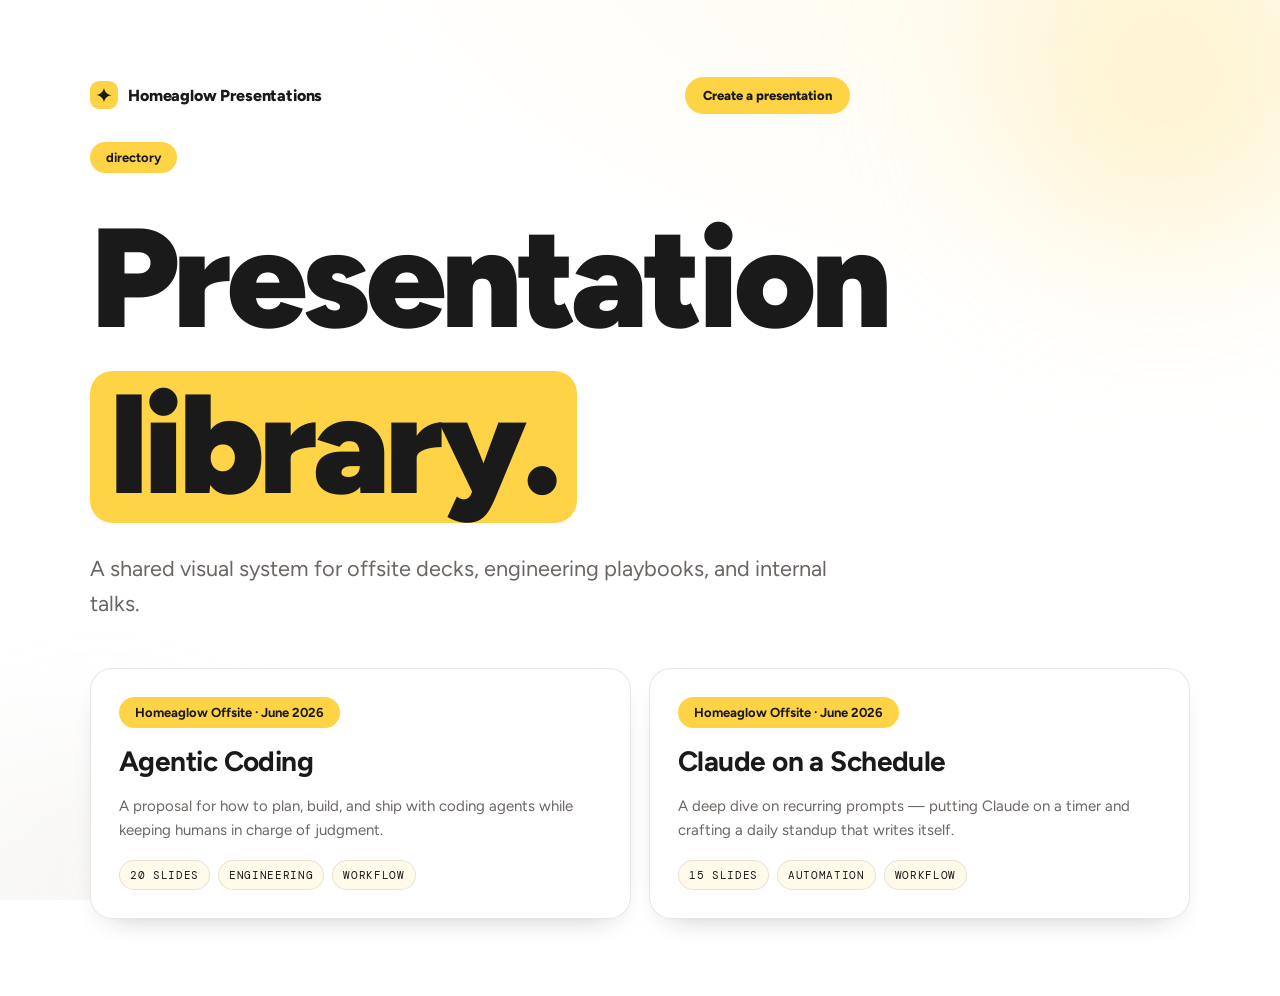
<file: index.html>
<!doctype html>
<html lang="en">
<head>
  <meta charset="utf-8" />
  <meta name="viewport" content="width=device-width, initial-scale=1" />
  <title>Presentation Directory</title>
  <link rel="preconnect" href="https://fonts.googleapis.com" />
  <link rel="preconnect" href="https://fonts.gstatic.com" crossorigin />
  <link href="https://fonts.googleapis.com/css2?family=Figtree:ital,wght@0,400;0,500;0,600;0,700;0,800;0,900;1,500&family=DM+Mono:wght@400;500&display=swap" rel="stylesheet" />
  <link rel="stylesheet" href="shared/deck.css?v=2" />
</head>
<body class="directory-page">
  <div class="bg">
    <div class="wash w1"></div><div class="wash w2"></div>
    <svg class="spark" style="left:13%;top:20%;width:26px;height:26px;fill:var(--yellow);animation-delay:0s" viewBox="0 0 24 24"><path d="M12 0c.6 6 5.4 10.8 11.4 11.4C17.4 12.6 12.6 17.4 12 24c-.6-6.6-5.4-11.4-11.4-12C6.6 11.4 11.4 6 12 0z"/></svg>
    <svg class="spark" style="right:16%;top:26%;width:18px;height:18px;fill:var(--ink);animation-delay:1.5s" viewBox="0 0 24 24"><path d="M12 0c.6 6 5.4 10.8 11.4 11.4C17.4 12.6 12.6 17.4 12 24c-.6-6.6-5.4-11.4-11.4-12C6.6 11.4 11.4 6 12 0z"/></svg>
  </div>
  <main class="directory-shell">
    <div class="directory-inner">
      <header class="directory-header">
        <div class="directory-nav">
          <div class="brand"><span class="mark"><svg viewBox="0 0 24 24" fill="#1B1A1A"><path d="M12 1c.6 6 5.4 10.8 11.4 11.4C17.4 12.6 12.6 17.4 12 23c-.6-5.6-5.4-10.4-11.4-11C6.6 11.4 11.4 6 12 1z"/></svg></span> Homeaglow Presentations</div>
          <button class="help-button" type="button" data-open-instructions>Create a presentation</button>
        </div>
        <div class="kicker">directory</div>
        <h1 class="title">Presentation<br><span class="hl">library.</span></h1>
        <p class="lede">A shared visual system for offsite decks, engineering playbooks, and internal talks.</p>
      </header>
      <section class="directory-grid" aria-label="Presentations">
        <a class="deck-card" href="presentations/agentic-coding-hag-2026/">
          <div class="kicker">Homeaglow Offsite · June 2026</div>
          <h2>Agentic Coding</h2>
          <p>A proposal for how to plan, build, and ship with coding agents while keeping humans in charge of judgment.</p>
          <div class="meta"><span>20 slides</span><span>engineering</span><span>workflow</span></div>
        </a>
        <a class="deck-card" href="presentations/claude-on-a-schedule-hag-2026/">
          <div class="kicker">Homeaglow Offsite · June 2026</div>
          <h2>Claude on a Schedule</h2>
          <p>A deep dive on recurring prompts — putting Claude on a timer and crafting a daily standup that writes itself.</p>
          <div class="meta"><span>15 slides</span><span>automation</span><span>workflow</span></div>
        </a>
      </section>
    </div>
  </main>
  <div class="modal-backdrop" data-instructions-modal hidden>
    <section class="instructions-modal" role="dialog" aria-modal="true" aria-labelledby="instructions-title">
      <button class="modal-close" type="button" data-close-instructions aria-label="Close instructions">×</button>
      <div class="kicker">instructions</div>
      <h2 id="instructions-title">Create a new presentation</h2>
      <ol>
        <li>Open this repository with your coding agent.</li>
        <li>Tell it the presentation topic, audience, source context, desired length, event/date, and constraints.</li>
        <li>Ask it to create a new deck using the existing presentation style.</li>
        <li>Review the local preview, leave comments, and ask the agent to iterate.</li>
        <li>When it looks good, ask the agent to commit, push, and verify the published page.</li>
      </ol>
      <p>The agent already has internal repo instructions for creating the deck, adding it to the homepage, and preserving the shared design system.</p>
    </section>
  </div>
  <script>
    const modal = document.querySelector('[data-instructions-modal]');
    const openInstructions = document.querySelector('[data-open-instructions]');
    const closeInstructions = document.querySelector('[data-close-instructions]');
    function setInstructionsOpen(open){
      modal.hidden = !open;
      document.body.classList.toggle('modal-open', open);
    }
    openInstructions.addEventListener('click', () => setInstructionsOpen(true));
    closeInstructions.addEventListener('click', () => setInstructionsOpen(false));
    modal.addEventListener('click', event => {
      if(event.target === modal) setInstructionsOpen(false);
    });
    document.addEventListener('keydown', event => {
      if(event.key === 'Escape' && !modal.hidden) setInstructionsOpen(false);
    });
  </script>
</body>
</html>
</file>
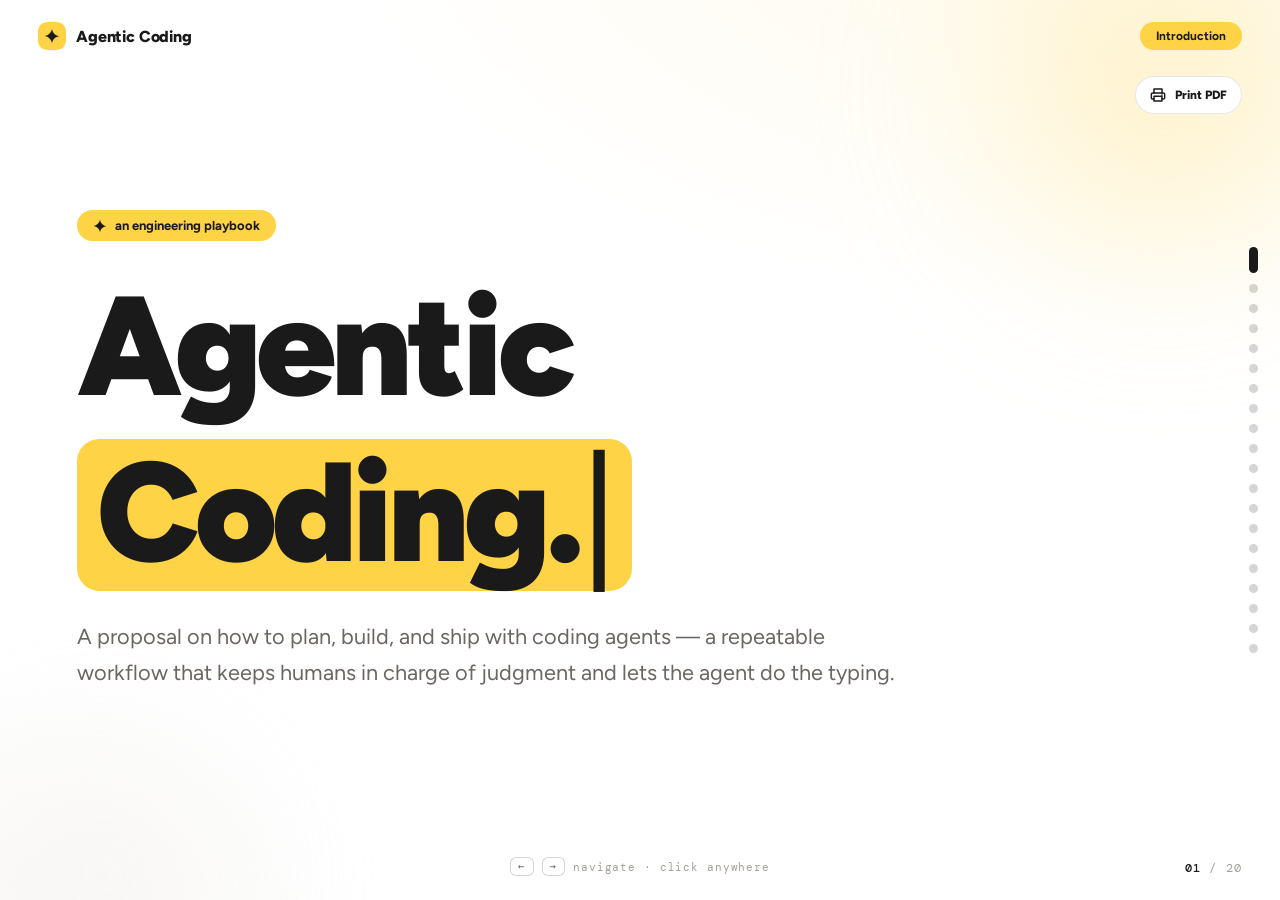
<file: presentations/agentic-coding-hag-2026/index.html>
<!doctype html>
<html lang="en">
<head>
<!-- Agentic Coding — internal engineering deck -->
<meta charset="utf-8" />
<meta name="viewport" content="width=device-width, initial-scale=1, maximum-scale=1" />
<title>Agentic Coding — A Workflow</title>
<link rel="preconnect" href="https://fonts.googleapis.com" />
<link rel="preconnect" href="https://fonts.gstatic.com" crossorigin />
<link href="https://fonts.googleapis.com/css2?family=Figtree:ital,wght@0,400;0,500;0,600;0,700;0,800;0,900;1,500&family=DM+Mono:wght@400;500&display=swap" rel="stylesheet" />

<link rel="stylesheet" href="../../shared/deck.css?v=2" />
</head>
<body class="deck-page">

<div class="bg">
  <div class="wash w1"></div><div class="wash w2"></div>
  <svg class="spark" style="left:13%;top:20%;width:26px;height:26px;fill:var(--yellow);animation-delay:0s" viewBox="0 0 24 24"><path d="M12 0c.6 6 5.4 10.8 11.4 11.4C17.4 12.6 12.6 17.4 12 24c-.6-6.6-5.4-11.4-11.4-12C6.6 11.4 11.4 6 12 0z"/></svg>
  <svg class="spark" style="right:16%;top:26%;width:18px;height:18px;fill:var(--ink);animation-delay:1.5s" viewBox="0 0 24 24"><path d="M12 0c.6 6 5.4 10.8 11.4 11.4C17.4 12.6 12.6 17.4 12 24c-.6-6.6-5.4-11.4-11.4-12C6.6 11.4 11.4 6 12 0z"/></svg>
  <svg class="spark" style="right:29%;bottom:19%;width:22px;height:22px;fill:var(--yellow);animation-delay:2.7s" viewBox="0 0 24 24"><path d="M12 0c.6 6 5.4 10.8 11.4 11.4C17.4 12.6 12.6 17.4 12 24c-.6-6.6-5.4-11.4-11.4-12C6.6 11.4 11.4 6 12 0z"/></svg>
  <svg class="spark" style="left:22%;bottom:23%;width:15px;height:15px;fill:var(--faint);animation-delay:3.6s" viewBox="0 0 24 24"><path d="M12 0c.6 6 5.4 10.8 11.4 11.4C17.4 12.6 12.6 17.4 12 24c-.6-6.6-5.4-11.4-11.4-12C6.6 11.4 11.4 6 12 0z"/></svg>
</div>

<div class="topbar">
  <div class="brand"><span class="mark"><svg viewBox="0 0 24 24" fill="#1B1A1A"><path d="M12 1c.6 6 5.4 10.8 11.4 11.4C17.4 12.6 12.6 17.4 12 23c-.6-5.6-5.4-10.4-11.4-11C6.6 11.4 11.4 6 12 1z"/></svg></span> Agentic Coding</div>
  <div class="pill-sec" id="secLabel">Introduction</div>
</div>
<div class="counter"><b id="cur">01</b> / <span id="tot">20</span></div>
<div class="bar" id="bar"></div>
<div class="rail" id="rail"></div>
<div class="hint" id="hint"><kbd>←</kbd><kbd>→</kbd> navigate · click anywhere</div>

<div id="deck">

  <!-- 1 TITLE -->
  <section class="slide active" data-sec="Introduction">
    <div class="wrap">
      <div class="kicker" data-r="1"><svg viewBox="0 0 24 24" fill="currentColor"><path d="M12 1c.6 6 5.4 10.8 11.4 11.4C17.4 12.6 12.6 17.4 12 23c-.6-5.6-5.4-10.4-11.4-11C6.6 11.4 11.4 6 12 1z"/></svg> an engineering playbook</div>
      <h1 class="title" data-r="2">Agentic<br><span class="hl" id="typeword">Coding.</span></h1>
      <p class="lede" data-r="3">A proposal on how to plan, build, and ship with coding agents — a repeatable workflow that keeps humans in charge of judgment and lets the agent do the typing.</p>
    </div>
  </section>

  <!-- 2 SECTION INTRO -->
  <section class="slide" data-sec="Introduction">
    <div class="wrap two">
      <div>
        <div class="sec-num-lbl" data-r="1">SECTION <span class="d">01</span></div>
        <h2 class="head" data-r="2">Where we<br>are <span class="hl">now.</span></h2>
        <p class="lede" data-r="3">The tools changed faster than our habits. Before we talk workflow, let's agree on the ground we're standing on.</p>
      </div>
      <div class="big-num" data-r="4">01</div>
    </div>
  </section>

  <!-- 3 STATE -->
  <section class="slide" data-sec="Introduction">
    <div class="wrap">
      <div class="kicker" data-r="1">state of agentic coding</div>
      <h2 class="head" data-r="2">From autocomplete<br>to a <span class="hl">teammate.</span></h2>
      <div class="grid g3">
        <div class="cardx" data-r="3"><div class="tag">then</div><h3>It typed for you</h3><p>Suggestions inside a single file. You stayed the driver for every keystroke and every decision.</p></div>
        <div class="cardx" data-r="4"><div class="tag">recently</div><h3>It answered you</h3><p>Chat that could read context and draft code — but you still pasted, ran, and stitched everything together by hand.</p></div>
        <div class="cardx tint" data-r="5"><div class="tag">now</div><h3>It works for you</h3><p>Agents that read the repo, plan, edit many files, run tests, and loop on feedback. The job shifts from <span class="ital">writing</span> to <span class="ital">directing</span>.</p></div>
      </div>
      <p class="foot" data-r="6">The skill that matters now: giving an agent the right context, constraints, and feedback loops.</p>
    </div>
  </section>

  <!-- 4 TIMELINE -->
  <section class="slide" data-sec="Introduction">
    <div class="wrap">
      <div class="kicker" data-r="1">timeline</div>
      <h2 class="head" data-r="2">How we <span class="hl">got here.</span></h2>
      <div class="tl">
        <div class="tl-row">
          <div class="tl-item" data-r="3"><span class="tl-date">2021</span><span class="tl-icon" aria-hidden="true"><svg viewBox="0 0 24 24"><path d="m8 9-4 3 4 3"/><path d="m16 9 4 3-4 3"/><path d="m14 4-4 16"/></svg></span><h4>Autocomplete</h4><p>Copilot brings line-level suggestions inside the editor.</p></div>
          <div class="tl-item" data-r="4"><span class="tl-date">2023</span><span class="tl-icon" aria-hidden="true"><svg viewBox="0 0 24 24"><path d="M21 15a4 4 0 0 1-4 4H8l-5 3V7a4 4 0 0 1 4-4h10a4 4 0 0 1 4 4z"/><path d="M8 9h8"/><path d="M8 13h5"/></svg></span><h4>Chat assistants</h4><p>Conversational help can explain, draft, and debug with you.</p></div>
          <div class="tl-item" data-r="5"><span class="tl-date">LATE 2025</span><span class="tl-icon" aria-hidden="true"><svg viewBox="0 0 24 24"><rect x="3" y="8" width="18" height="12" rx="2"/><path d="M12 2v4"/><path d="M8 12h.01"/><path d="M16 12h.01"/><path d="M9 16h6"/></svg></span><h4>Coding agents</h4><p>Real agents edit files, run commands, inspect apps, and loop on feedback.</p></div>
          <div class="tl-item" data-r="6"><span class="tl-date">2026</span><span class="tl-icon" aria-hidden="true"><svg viewBox="0 0 24 24"><circle cx="18" cy="5" r="3"/><circle cx="6" cy="12" r="3"/><circle cx="18" cy="19" r="3"/><path d="m8.6 13.5 5.8 3.1"/><path d="m14.4 7.4-5.8 3.1"/></svg></span><h4>Shared skills & workflows</h4><p>Teams share skills and agentic development workflows that compound.</p></div>
        </div>
      </div>
      <p class="foot" data-r="7">Each step didn't replace the last — it raised the level of abstraction we work at.</p>
    </div>
  </section>

  <!-- 5 FIVE STAGES -->
  <section class="slide" data-sec="Introduction">
    <div class="wrap">
      <div class="kicker" data-r="1">the workflow</div>
      <h2 class="head" data-r="2">Four stages<br><span class="hl">plus speed.</span></h2>
      <div class="stepper" data-r="3">
        <div class="track"></div>
        <div class="stp"><div class="num setup">1</div><h4>Repo setup</h4><p>Onboard the agent, once</p><span class="mode setup">setup</span></div>
        <div class="stp"><div class="num assisted">2</div><h4>Planning</h4><p>Define &amp; sharpen the work</p><span class="mode assisted">assisted</span></div>
        <div class="stp"><div class="num agent">3</div><h4>Implementation</h4><p>The agent builds it</p><span class="mode agent">automated</span></div>
        <div class="stp"><div class="num human">4</div><h4>QA</h4><p>Verify &amp; sign off</p><span class="mode human">human</span></div>
        <div class="stp"><div class="num extension">+</div><h4>Parallelize</h4><p>Run clean slices faster</p><span class="mode extension">extension</span></div>
      </div>
    </div>
  </section>

  <!-- 6 SECTION REPO -->
  <section class="slide" data-sec="Repo setup">
    <div class="wrap two">
      <div>
        <div class="sec-num-lbl" data-r="1">SECTION <span class="d">02</span></div>
        <h2 class="head" data-r="2">Repo<br><span class="hl">setup.</span></h2>
        <p class="lede" data-r="3">Do this once. Every agent that touches the repo inherits the same context, vocabulary, and rules of engagement.</p>
      </div>
      <div class="big-num" data-r="4">02</div>
    </div>
  </section>

  <!-- 7 CLAUDE.md -->
  <section class="slide" data-sec="Repo setup">
    <div class="wrap">
      <div class="kicker" data-r="1">CLAUDE.md</div>
      <h2 class="head" data-r="2">Teach the repo<br>to <span class="hl">brief the agent.</span></h2>
      <div class="two" style="margin-top:34px">
        <div>
          <p class="lede" data-r="3" style="margin-top:0">A committed <span class="mono">CLAUDE.md</span> / <span class="mono">AGENTS.md</span> is the agent's onboarding doc — the rules of the house, written down once.</p>
          <div class="chips" data-r="5">
            <span class="chip">architecture overview</span><span class="chip">styling &amp; lint conventions</span>
            <span class="chip">domain language</span><span class="chip">issue tracker</span>
            <span class="chip">build &amp; test commands</span><span class="chip">folder structure</span>
          </div>
        </div>
        <div class="grid" data-r="4" style="margin-top:0">
          <div class="cardx tint"><div class="tag">what goes in it</div><h3>Point at the patterns</h3><p>Where the architecture boundaries are, how we style and lint, the names we use for domain concepts, and how to build, test, and find work. The agent stops guessing and starts matching the house style.</p></div>
        </div>
      </div>
      <p class="foot" data-r="6">Skipping this is why agents "go rogue" — they were never told how we do things here.</p>
    </div>
  </section>

  <!-- 8 SECTION PLANNING -->
  <section class="slide" data-sec="Planning">
    <div class="wrap two">
      <div>
        <div class="sec-num-lbl" data-r="1">SECTION <span class="d">03</span></div>
        <h2 class="head" data-r="2"><span class="hl">Planning.</span></h2>
        <p class="lede" data-r="3">This is assisted work: the human owns intent, while the agent helps gather context, challenge assumptions, and sharpen the plan.</p>
        <div class="spectrum" data-r="4"><span class="sp"><svg viewBox="0 0 24 24"><path d="M12 12a4 4 0 1 0 0-8 4 4 0 0 0 0 8z"/><path d="M5 21a7 7 0 0 1 14 0"/></svg>Human</span><span class="sp on-m"><svg viewBox="0 0 24 24"><path d="M7 8h10"/><path d="M7 12h6"/><path d="M4 4h16v12H7l-3 3V4z"/></svg>Assisted</span><span class="sp"><svg viewBox="0 0 24 24"><path d="M12 2v4"/><path d="M12 18v4"/><path d="M4.9 4.9l2.8 2.8"/><path d="M16.3 16.3l2.8 2.8"/><path d="M2 12h4"/><path d="M18 12h4"/><path d="M4.9 19.1l2.8-2.8"/><path d="M16.3 7.7l2.8-2.8"/><circle cx="12" cy="12" r="3"/></svg>Automated</span></div>
      </div>
      <div class="big-num ring" data-r="5">03</div>
    </div>
  </section>

  <!-- 9 DEFINITION -->
  <section class="slide" data-sec="Planning">
    <div class="wrap">
      <div class="kicker" data-r="1">before implementation</div>
      <h2 class="head" data-r="2">Definition first.<br><span class="hl">Planning second.</span></h2>
      <div class="plan-map" data-r="3">
        <div class="plan-stage dark">
          <div class="tag">definition</div>
          <h3>Decide what we are building</h3>
          <p>Name the outcome, the user or business problem, the constraints, and the part of the system we are changing.</p>
          <div class="mini-list"><span>success criteria</span><span>scope boundaries</span><span>known risks</span></div>
        </div>
        <div class="plan-stage">
          <div class="tag">planning</div>
          <h3>Prepare the agent to build it</h3>
          <p>Load the context it cannot infer, then pressure-test the approach until the plan is specific enough to execute.</p>
          <div class="mini-list"><span>docs, decisions, and product context</span><span>grill gaps, edge cases, and terminology</span><span>small vertical slices</span></div>
        </div>
      </div>
      <p class="foot" data-r="5"><b>Definition</b> clarifies intent. <b>Planning</b> turns that intent into context, questions, and executable slices.</p>
    </div>
  </section>

  <!-- 10 CONTEXT / TOOLS -->
  <section class="slide" data-sec="Planning">
    <div class="wrap">
      <div class="kicker" data-r="1">context</div>
      <h2 class="head" data-r="2">Get the right facts<br><span class="hl">into the window.</span></h2>
      <p class="lede" data-r="2">Wire the agent into the systems where truth already lives, so it reads reality instead of guessing.</p>
      <div class="logos" data-r="3">
        <div class="logo"><img src="https://cdn.simpleicons.org/notion/000000" onerror="this.remove()" alt=""><span>Notion</span></div>
        <div class="logo"><svg viewBox="0 0 2447.6 2452.5" aria-hidden="true"><g clip-rule="evenodd" fill-rule="evenodd"><path d="m897.4 0c-135.3.1-244.8 109.9-244.7 245.2-.1 135.3 109.5 245.1 244.8 245.2h244.8v-245.1c.1-135.3-109.5-245.1-244.9-245.3.1 0 .1 0 0 0m0 654h-652.6c-135.3.1-244.9 109.9-244.8 245.2-.2 135.3 109.4 245.1 244.7 245.3h652.7c135.3-.1 244.9-109.9 244.8-245.2.1-135.4-109.5-245.2-244.8-245.3z" fill="#36c5f0"/><path d="m2447.6 899.2c.1-135.3-109.5-245.1-244.8-245.2-135.3.1-244.9 109.9-244.8 245.2v245.3h244.8c135.3-.1 244.9-109.9 244.8-245.3zm-652.7 0v-654c.1-135.2-109.4-245-244.7-245.2-135.3.1-244.9 109.9-244.8 245.2v654c-.2 135.3 109.4 245.1 244.7 245.3 135.3-.1 244.9-109.9 244.8-245.3z" fill="#2eb67d"/><path d="m1550.1 2452.5c135.3-.1 244.9-109.9 244.8-245.2.1-135.3-109.5-245.1-244.8-245.2h-244.8v245.2c-.1 135.2 109.5 245 244.8 245.2zm0-654.1h652.7c135.3-.1 244.9-109.9 244.8-245.2.2-135.3-109.4-245.1-244.7-245.3h-652.7c-135.3.1-244.9 109.9-244.8 245.2-.1 135.4 109.4 245.2 244.7 245.3z" fill="#ecb22e"/><path d="m0 1553.2c-.1 135.3 109.5 245.1 244.8 245.2 135.3-.1 244.9-109.9 244.8-245.2v-245.2h-244.8c-135.3.1-244.9 109.9-244.8 245.2zm652.7 0v654c-.2 135.3 109.4 245.1 244.7 245.3 135.3-.1 244.9-109.9 244.8-245.2v-653.9c.2-135.3-109.4-245.1-244.7-245.3-135.4 0-244.9 109.8-244.8 245.1 0 0 0 .1 0 0" fill="#e01e5a"/></g></svg><span>Slack</span></div>
        <div class="logo"><img src="https://cdn.simpleicons.org/github/000000" onerror="this.remove()" alt=""><span>GitHub CLI</span></div>
        <div class="logo"><img src="https://cdn.simpleicons.org/figma" onerror="this.remove()" alt=""><span>Figma</span></div>
        <div class="logo"><img src="https://cdn.simpleicons.org/metabase" onerror="this.remove()" alt=""><span>Metabase</span></div>
        <div class="logo"><img src="https://cdn.simpleicons.org/linear/5E6AD2" onerror="this.remove()" alt=""><span>Linear</span></div>
        <div class="logo"><img src="https://www.honeycomb.io/favicon-32x32.png" onerror="this.remove()" alt=""><span>Honeycomb</span></div>
        <div class="logo more">+ more</div>
      </div>
      <p class="foot" data-r="4">Context is a budget. Spend it on what the agent <span class="ital">can't</span> infer from the code itself.</p>
    </div>
  </section>

  <!-- 11 GRILL -->
  <section class="slide" data-sec="Planning">
    <div class="wrap">
      <div class="kicker" data-r="1">grill me</div>
      <h2 class="head" data-r="2">Let the agent<br><span class="hl">interrogate the plan.</span></h2>
      <div class="two" style="margin-top:34px">
        <div>
          <p class="lede" data-r="3" style="margin-top:0">A grilling session walks the design tree one question at a time, challenges fuzzy terms, and tests your plan against real scenarios and the actual code.</p>
          <a class="skill-link" data-r="4" href="https://github.com/mattpocock/skills/tree/main/skills/grill-with-docs" target="_blank" rel="noreferrer">Matt Pocock: grill-with-docs</a>
          <p class="foot" data-r="5">Decisions get captured <span class="ital">inline</span> as they crystallize — not in a doc you'll never write.</p>
        </div>
        <div class="grid" data-r="4" style="margin-top:0">
          <div class="cardx tint"><div class="tag">CONTEXT.md</div><h3>Ubiquitous language</h3><p>A tight glossary — one canonical word per concept, the rest under <span class="mono">Avoid</span>. The whole team and the agent speak the same dialect.</p></div>
          <div class="cardx dark"><div class="tag">docs/adr/</div><h3>ADRs, sparingly</h3><p>Record a decision only when it's hard to reverse, surprising without context, and the result of a real trade-off.</p></div>
        </div>
      </div>
    </div>
  </section>

  <!-- 12 SECTION IMPL -->
  <section class="slide" data-sec="Implementation">
    <div class="wrap two">
      <div>
        <div class="sec-num-lbl" data-r="1">SECTION <span class="d">04</span></div>
        <h2 class="head tight" data-r="2"><span class="hl">Implementation.</span></h2>
        <p class="lede" data-r="3">With a sharp plan and real context, this stage runs largely on its own. Your job becomes steering and reviewing.</p>
        <div class="spectrum" data-r="4"><span class="sp"><svg viewBox="0 0 24 24"><path d="M12 12a4 4 0 1 0 0-8 4 4 0 0 0 0 8z"/><path d="M5 21a7 7 0 0 1 14 0"/></svg>Human</span><span class="sp"><svg viewBox="0 0 24 24"><path d="M8 12h8"/><path d="M12 8v8"/><circle cx="12" cy="12" r="9"/></svg>Shared</span><span class="sp on-a"><svg viewBox="0 0 24 24"><path d="M12 2v4"/><path d="M12 18v4"/><path d="M4.9 4.9l2.8 2.8"/><path d="M16.3 16.3l2.8 2.8"/><path d="M2 12h4"/><path d="M18 12h4"/><path d="M4.9 19.1l2.8-2.8"/><path d="M16.3 7.7l2.8-2.8"/><circle cx="12" cy="12" r="3"/></svg>Automated</span></div>
      </div>
      <div class="big-num" data-r="5">04</div>
    </div>
  </section>

  <!-- 13 IMPL PLAN PIPELINE -->
  <section class="slide" data-sec="Implementation">
    <div class="wrap">
      <div class="kicker" data-r="1">implementation plan</div>
      <h2 class="head" data-r="2">From plan to <span class="hl">grabbable work.</span></h2>
      <div class="pipe" data-r="3">
        <div class="pcard"><div class="pnum">01</div><h4>Plan</h4><p>the agreed approach</p></div>
        <span class="arrow">→</span>
        <div class="pcard"><div class="pnum">02</div><h4>PRD</h4><p>scope &amp; intent, written</p></div>
        <span class="arrow">→</span>
        <div class="pcard"><div class="pnum">03</div><h4>Issues</h4><p>split into slices</p></div>
        <span class="arrow">→</span>
        <div class="pcard"><div class="pnum">04</div><h4>Queue</h4><p>ready for agents</p></div>
        <span class="arrow">→</span>
        <div class="tickets">
          <div class="ticket"># slice A</div>
          <div class="ticket"># slice B</div>
          <div class="ticket"># slice C</div>
        </div>
      </div>
      <p class="lede" data-r="4">Each issue is a <span class="ital">vertical slice</span> — a tracer bullet, shippable end-to-end and grabbable by any agent. Not horizontal layers.</p>
    </div>
  </section>

  <!-- 14 TDD CIRCULAR -->
  <section class="slide" data-sec="Implementation">
    <div class="wrap">
      <div class="kicker" data-r="1">TDD</div>
      <h2 class="head" data-r="2">A loop, not a <span class="hl">line.</span></h2>
      <div class="two" style="margin-top:20px; align-items:center">
        <div data-r="3">
          <svg class="tddloop" viewBox="0 0 440 380" xmlns="http://www.w3.org/2000/svg" role="img" aria-label="TDD red green refactor loop">
            <defs>
              <marker id="ah-red" viewBox="0 0 10 10" refX="7" refY="5" markerWidth="4.5" markerHeight="4.5" orient="auto-start-reverse">
                <path d="M0 0 L10 5 L0 10 z" fill="#D64545"/>
              </marker>
              <marker id="ah-green" viewBox="0 0 10 10" refX="7" refY="5" markerWidth="4.5" markerHeight="4.5" orient="auto-start-reverse">
                <path d="M0 0 L10 5 L0 10 z" fill="#2F9E62"/>
              </marker>
              <marker id="ah-blue" viewBox="0 0 10 10" refX="7" refY="5" markerWidth="4.5" markerHeight="4.5" orient="auto-start-reverse">
                <path d="M0 0 L10 5 L0 10 z" fill="#2E6FD8"/>
              </marker>
            </defs>
            <style>
              .arc{ fill:none; stroke-width:5; stroke-linecap:round; stroke-dasharray:7 12; animation:flow 1.1s linear infinite; }
              .arc.red{ stroke:#D64545; } .arc.green{ stroke:#2F9E62; } .arc.blue{ stroke:#2E6FD8; }
              @keyframes flow{ to{ stroke-dashoffset:-38; } }
              .nl{ font-family:'Figtree',sans-serif; font-weight:800; }
              .cap{ font-family:'DM Mono',monospace; font-size:11px; fill:#a39e98; letter-spacing:1px; }
              .node-p{ transform-box:fill-box; transform-origin:center; }
              .p1{ animation:pulse 3s ease-in-out infinite; }
              .p2{ animation:pulse 3s ease-in-out infinite .9s; }
              .p3{ animation:pulse 3s ease-in-out infinite 1.8s; }
              @keyframes pulse{ 0%,100%{ transform:scale(1); } 50%{ transform:scale(1.07); } }
            </style>
            <path class="arc green" marker-end="url(#ah-green)" d="M282 92 A116 116 0 0 1 334 186"/>
            <path class="arc blue" marker-end="url(#ah-blue)" d="M278 286 A116 116 0 0 1 166 286"/>
            <path class="arc red" marker-end="url(#ah-red)" d="M106 188 A116 116 0 0 1 162 92"/>
            <circle r="5.5" fill="#1B1A1A">
              <animateMotion dur="4.2s" repeatCount="indefinite" rotate="auto" path="M220 70 A120 120 0 1 1 219.9 70 Z"/>
            </circle>
            <g class="node-p p1"><circle cx="220" cy="70" r="46" fill="#D64545"/><text x="220" y="66" text-anchor="middle" class="nl" font-size="19" fill="#fff">RED</text><text x="220" y="84" text-anchor="middle" class="nl" font-size="9.5" font-weight="500" fill="#ffe3e3">fail first</text></g>
            <g class="node-p p2"><circle cx="320" cy="250" r="46" fill="#2F9E62"/><text x="320" y="246" text-anchor="middle" class="nl" font-size="16" fill="#fff">GREEN</text><text x="320" y="264" text-anchor="middle" class="nl" font-size="9.5" font-weight="500" fill="#dbf5e6">make it pass</text></g>
            <g class="node-p p3"><circle cx="120" cy="250" r="46" fill="#E7F0FF" stroke="#2E6FD8" stroke-width="2.5"/><text x="120" y="246" text-anchor="middle" class="nl" font-size="13" fill="#174A9A">REFACTOR</text><text x="120" y="264" text-anchor="middle" class="nl" font-size="9.5" font-weight="500" fill="#4267a6">clean up</text></g>
            <text x="220" y="194" text-anchor="middle" class="cap">ONE TEST</text>
            <text x="220" y="210" text-anchor="middle" class="cap">AT A TIME</text>
          </svg>
        </div>
        <div class="col" style="gap:18px">
          <div class="cardx" data-r="4"><div class="tag">vertical, not horizontal</div><h3>One test → one impl</h3><p>Each cycle responds to what the last one taught you. Writing all tests up front produces tests of <span class="ital">imagined</span> behavior.</p></div>
          <div class="cardx tint" data-r="5"><div class="tag">behavior, not internals</div><h3>Test through the interface</h3><p>Good tests read like a spec and survive refactors. If renaming a private function breaks a test, the test was wrong.</p></div>
          <a class="skill-link" data-r="6" href="https://github.com/mattpocock/skills/tree/main/skills/tdd" target="_blank" rel="noreferrer">Matt Pocock: tdd skill</a>
        </div>
      </div>
    </div>
  </section>

  <!-- 15 FEEDBACK -->
  <section class="slide" data-sec="Implementation">
    <div class="wrap">
      <div class="kicker" data-r="1">feedback loop</div>
      <h2 class="head" data-r="2">Close the loop<br>the agent <span class="hl">runs on.</span></h2>
      <p class="lede" data-r="2">An agent is only as good as the signal it gets back. Give it fast, automatic ways to know if it's right.</p>
      <div class="grid g3">
        <div class="cardx" data-r="3"><div class="tag">browse</div><h3>Agent browser</h3><p>Playwright lets the agent click through the real app and see what a user sees.</p></div>
        <div class="cardx tint" data-r="4"><div class="tag">static</div><h3>Linter &amp; types</h3><p>Instant, cheap correctness checks the agent can run after every edit.</p></div>
        <div class="cardx dark" data-r="5"><div class="tag">dynamic</div><h3>Tests</h3><p>The behavioral contract. Green tests are the agent's permission to move on.</p></div>
      </div>
      <p class="foot" data-r="6">Tight loops = autonomy you can trust. No loop = an agent guessing in the dark.</p>
    </div>
  </section>

  <!-- 16 SECTION QA -->
  <section class="slide" data-sec="QA">
    <div class="wrap two">
      <div>
        <div class="sec-num-lbl" data-r="1">SECTION <span class="d">05</span></div>
        <h2 class="head" data-r="2"><span class="hl">QA.</span></h2>
        <p class="lede" data-r="3">Automated checks catch regressions. Judgment, taste, and "does this actually feel right" stay human.</p>
        <div class="spectrum" data-r="4"><span class="sp on-h"><svg viewBox="0 0 24 24"><path d="M12 12a4 4 0 1 0 0-8 4 4 0 0 0 0 8z"/><path d="M5 21a7 7 0 0 1 14 0"/></svg>Human</span><span class="sp"><svg viewBox="0 0 24 24"><path d="M8 12h8"/><path d="M12 8v8"/><circle cx="12" cy="12" r="9"/></svg>Shared</span><span class="sp"><svg viewBox="0 0 24 24"><path d="M12 2v4"/><path d="M12 18v4"/><path d="M4.9 4.9l2.8 2.8"/><path d="M16.3 16.3l2.8 2.8"/><path d="M2 12h4"/><path d="M18 12h4"/><path d="M4.9 19.1l2.8-2.8"/><path d="M16.3 7.7l2.8-2.8"/><circle cx="12" cy="12" r="3"/></svg>Automated</span></div>
      </div>
      <div class="big-num ring" data-r="5">05</div>
    </div>
  </section>

  <!-- 17 MANUAL QA -->
  <section class="slide" data-sec="QA">
    <div class="wrap">
      <div class="kicker" data-r="1">manual QA</div>
      <h2 class="head" data-r="2">The <span class="hl">human gate.</span></h2>
      <div class="grid g3">
        <div class="cardx" data-r="3"><div class="tag">verify intent</div><h3>Did it build the right thing?</h3><p>Tests prove the code does what the tests say. Only you know if that's what the business meant.</p></div>
        <div class="cardx" data-r="4"><div class="tag">feel</div><h3>Does it feel right?</h3><p>Edge cases, UX, performance under real use — the stuff agents under-weight and humans notice instantly.</p></div>
        <div class="cardx tint" data-r="5"><div class="tag">when it breaks</div><h3>Use the feedback</h3><p>Reproduce → minimise → hypothesise → instrument → fix → regression-test. Then look at code structure, even if planning should have covered it.</p></div>
      </div>
      <p class="foot" data-r="6">Ship behind a human's name. The agent drafts; a person signs off.</p>
    </div>
  </section>

  <!-- 18 CONDUCTOR + WORKTREES -->
  <section class="slide" data-sec="Acceleration">
    <div class="wrap">
      <div class="kicker" data-r="1">extension · conductor + worktrees</div>
      <h2 class="head" data-r="2">One engineer,<br><span class="hl">many agents.</span></h2>
      <div class="flow worktree-map" data-r="4">
        <div class="node">Conductor<small>assign, monitor, unblock</small></div><span class="arrow">→</span>
        <div class="agent-stack">
          <div class="agent-card">
            <div class="agent-ico"><svg viewBox="0 0 24 24"><path d="M21 15a4 4 0 0 1-4 4H8l-5 3V7a4 4 0 0 1 4-4h10a4 4 0 0 1 4 4z"/><path d="M8 9h8"/><path d="M8 13h5"/></svg></div>
            <div><h4>Worktree · feature A</h4><p>Agent is interrogating the plan before touching code.</p></div>
            <span class="state grill">grilling</span>
          </div>
          <div class="agent-card">
            <div class="agent-ico"><svg viewBox="0 0 24 24"><path d="m8 9-4 3 4 3"/><path d="m16 9 4 3-4 3"/><path d="m14 4-4 16"/></svg></div>
            <div><h4>Worktree · feature B</h4><p>Agent is building a clean vertical slice.</p></div>
            <span class="state build">implementing</span>
          </div>
          <div class="agent-card">
            <div class="agent-ico"><svg viewBox="0 0 24 24"><path d="M20 6 9 17l-5-5"/><circle cx="12" cy="12" r="9"/></svg></div>
            <div><h4>Worktree · bugfix C</h4><p>Changes are ready for human intent and code review.</p></div>
            <span class="state qa">ready for QA</span>
          </div>
        </div>
      </div>
      <div class="grid g3" style="margin-top:30px">
        <div class="cardx tint" data-r="5"><div class="tag">use it when</div><h3>Slices are independent</h3><p>Run agents in parallel only when each task can move without blocking or rewriting another task.</p></div>
        <div class="cardx" data-r="6"><div class="tag">git worktrees</div><h3>Isolated by design</h3><p>Each agent gets its own checkout of the same repo. Parallel branches, zero collisions, one shared history.</p></div>
        <div class="cardx dark" data-r="7"><div class="tag">the payoff</div><h3>Throughput without chaos</h3><p>Clean slices + isolated worktrees + tight feedback loops = scale work, not risk.</p></div>
      </div>
    </div>
  </section>

  <!-- 19 GUIDELINES -->
  <section class="slide" data-sec="Acceleration">
    <div class="wrap">
      <div class="kicker" data-r="1">one more thing...</div>
      <h2 class="head" data-r="2">Software fundamentals<br><span class="hl">still win.</span></h2>
      <p class="lede" data-r="3">These guidelines come from our experience, not from a frozen doctrine. AI coding changes every day: tools appear, workflows spread, and some disappear just as fast.</p>
      <div class="takeaway" data-r="4">
        <div class="cardx tint"><div class="tag">stay current</div><h3>Keep scanning</h3><p>Pay attention to new tools, skills, agents, and development workflows. The field is moving too quickly to ignore.</p></div>
        <div class="cardx dark"><div class="tag">stay grounded</div><h3>Keep the fundamentals</h3><p>Clear intent, good context, small slices, tight feedback loops, code structure, and human judgment matter more than any shiny technique.</p></div>
      </div>
      <p class="foot" data-r="5"><b>The goal:</b> learn fast without becoming tool-driven.</p>
    </div>
  </section>

  <!-- 20 THANK YOU -->
  <section class="slide closing" data-sec="Close">
    <div class="wrap">
      <div class="kicker" data-r="1">Homeaglow Offsite · June 2026</div>
      <h2 class="closing-title" data-r="2">Thank you.</h2>
      <p class="lede" data-r="3">Questions?</p>
    </div>
  </section>

</div>

<script src="../../shared/deck.js?v=2"></script>
</body>
</html>
</file>
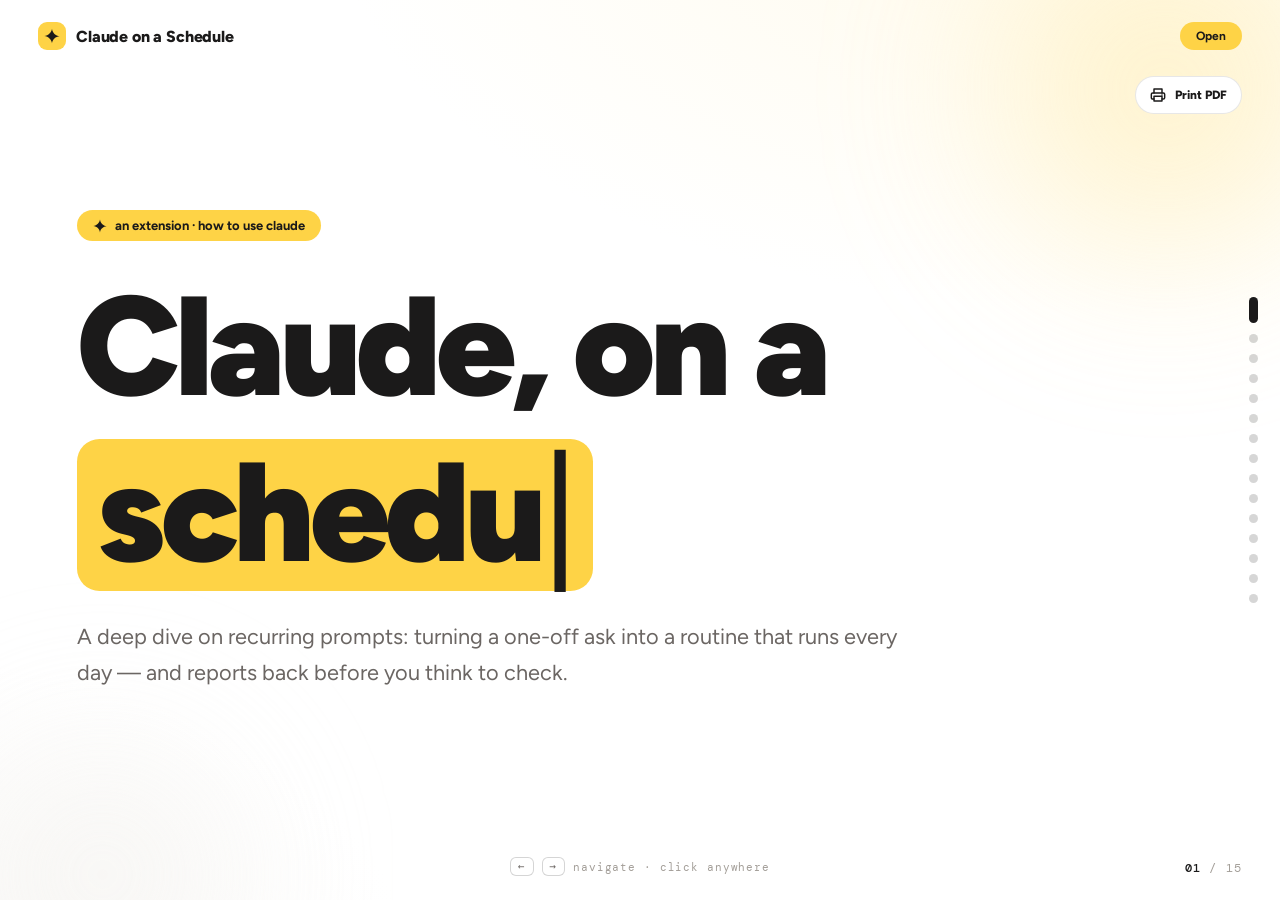
<file: presentations/claude-on-a-schedule-hag-2026/index.html>
<!doctype html>
<html lang="en">
<head>
<!-- Claude on a Schedule — recurring prompts deck -->
<meta charset="utf-8" />
<meta name="viewport" content="width=device-width, initial-scale=1, maximum-scale=1" />
<title>Claude on a Schedule — Recurring Prompts</title>
<link rel="preconnect" href="https://fonts.googleapis.com" />
<link rel="preconnect" href="https://fonts.gstatic.com" crossorigin />
<link href="https://fonts.googleapis.com/css2?family=Figtree:ital,wght@0,400;0,500;0,600;0,700;0,800;0,900;1,500&family=DM+Mono:wght@400;500&display=swap" rel="stylesheet" />

<link rel="stylesheet" href="../../shared/deck.css?v=2" />
</head>
<body class="deck-page">

<div class="bg">
  <div class="wash w1"></div><div class="wash w2"></div>
  <svg class="spark" style="left:13%;top:20%;width:26px;height:26px;fill:var(--yellow);animation-delay:0s" viewBox="0 0 24 24"><path d="M12 0c.6 6 5.4 10.8 11.4 11.4C17.4 12.6 12.6 17.4 12 24c-.6-6.6-5.4-11.4-11.4-12C6.6 11.4 11.4 6 12 0z"/></svg>
  <svg class="spark" style="right:16%;top:26%;width:18px;height:18px;fill:var(--ink);animation-delay:1.5s" viewBox="0 0 24 24"><path d="M12 0c.6 6 5.4 10.8 11.4 11.4C17.4 12.6 12.6 17.4 12 24c-.6-6.6-5.4-11.4-11.4-12C6.6 11.4 11.4 6 12 0z"/></svg>
  <svg class="spark" style="right:29%;bottom:19%;width:22px;height:22px;fill:var(--yellow);animation-delay:2.7s" viewBox="0 0 24 24"><path d="M12 0c.6 6 5.4 10.8 11.4 11.4C17.4 12.6 12.6 17.4 12 24c-.6-6.6-5.4-11.4-11.4-12C6.6 11.4 11.4 6 12 0z"/></svg>
  <svg class="spark" style="left:22%;bottom:23%;width:15px;height:15px;fill:var(--faint);animation-delay:3.6s" viewBox="0 0 24 24"><path d="M12 0c.6 6 5.4 10.8 11.4 11.4C17.4 12.6 12.6 17.4 12 24c-.6-6.6-5.4-11.4-11.4-12C6.6 11.4 11.4 6 12 0z"/></svg>
</div>

<div class="topbar">
  <div class="brand"><span class="mark"><svg viewBox="0 0 24 24" fill="#1B1A1A"><path d="M12 1c.6 6 5.4 10.8 11.4 11.4C17.4 12.6 12.6 17.4 12 23c-.6-5.6-5.4-10.4-11.4-11C6.6 11.4 11.4 6 12 1z"/></svg></span> Claude on a Schedule</div>
  <div class="pill-sec" id="secLabel">Open</div>
</div>
<div class="counter"><b id="cur">01</b> / <span id="tot">15</span></div>
<div class="bar" id="bar"></div>
<div class="rail" id="rail"></div>
<div class="hint" id="hint"><kbd>←</kbd><kbd>→</kbd> navigate · click anywhere</div>

<div id="deck">

  <!-- 1 TITLE -->
  <section class="slide active" data-sec="Open">
    <div class="wrap">
      <div class="kicker" data-r="1"><svg viewBox="0 0 24 24" fill="currentColor"><path d="M12 1c.6 6 5.4 10.8 11.4 11.4C17.4 12.6 12.6 17.4 12 23c-.6-5.6-5.4-10.4-11.4-11C6.6 11.4 11.4 6 12 1z"/></svg> an extension · how to use claude</div>
      <h1 class="title" data-r="2">Claude, on a<br><span class="hl" id="typeword" data-type="schedule.">schedule.</span></h1>
      <p class="lede" data-r="3">A deep dive on recurring prompts: turning a one-off ask into a routine that runs every day — and reports back before you think to check.</p>
    </div>
  </section>

  <!-- 2 THE SHIFT -->
  <section class="slide" data-sec="Open">
    <div class="wrap">
      <div class="kicker" data-r="1">why now</div>
      <h2 class="head" data-r="2">From a chat you open<br>to a job that <span class="hl">runs.</span></h2>
      <p class="lede" data-r="3">We started by texting a chatbot. Now that Claude is wired into our tools — Slack, Notion, Metabase — the next move is obvious: prompts we want to run on a regular beat.</p>
      <div class="chips" data-r="4">
        <span class="chip">every week</span>
        <span class="chip">every day</span>
        <span class="chip">every hour</span>
        <span class="chip">even every minute</span>
      </div>
    </div>
  </section>

  <!-- 3 USE CASES -->
  <section class="slide" data-sec="Open">
    <div class="wrap">
      <div class="kicker" data-r="1">what it unlocks</div>
      <h2 class="head" data-r="2">Put the recurring parts<br>on a <span class="hl">timer.</span></h2>
      <div class="grid g2">
        <div class="cardx" data-r="3"><div class="tag">daily</div><h3>Draft your standup</h3><p>Wake up to a first draft of what you did and what's next, already written.</p></div>
        <div class="cardx tint" data-r="4"><div class="tag">morning</div><h3>Triage your inbox</h3><p>Sort what came in overnight against what you're actually working on.</p></div>
        <div class="cardx" data-r="5"><div class="tag">hourly</div><h3>Monitor a metric</h3><p>Watch a number and ping you only when something moves enough to matter.</p></div>
        <div class="cardx" data-r="6"><div class="tag">recurring</div><h3>Summarize the news</h3><p>A tight briefing on your space, delivered before the first meeting.</p></div>
      </div>
    </div>
  </section>

  <!-- 4 TWO WAYS TO SCHEDULE -->
  <section class="slide" data-sec="Schedule">
    <div class="wrap">
      <div class="kicker" data-r="1">the easy part</div>
      <h2 class="head" data-r="2">Two ways to <span class="hl">schedule it.</span></h2>
      <div class="grid g2">
        <div class="cardx" data-r="3">
          <div class="tag">Cowork · Scheduled Task</div>
          <h3>Runs on your machine</h3>
          <p>It can reach your local files. The catch: it needs your laptop awake and the Claude desktop app open. The app can keep your computer from sleeping to fire the prompt — or it queues the run for next time you log in.</p>
        </div>
        <div class="cardx dark" data-r="4">
          <div class="tag">Claude Code · Routine</div>
          <h3>Runs in the cloud</h3>
          <p>It lives on Anthropic's servers, so your computer can be closed and it still runs. The trade-off: it can't touch anything on your local machine, and there may be a cap on how many you can run.</p>
        </div>
      </div>
    </div>
  </section>

  <!-- 5 WHICH TO USE -->
  <section class="slide" data-sec="Schedule">
    <div class="wrap">
      <div class="kicker" data-r="1">which one</div>
      <h2 class="head" data-r="2">Local for <span class="hl">you,</span><br>cloud for the <span class="hl">team.</span></h2>
      <div class="grid g2">
        <div class="cardx tint" data-r="3"><div class="tag">non-critical</div><h3>Personal &amp; low-stakes</h3><p>I run these as Scheduled Tasks in Cowork. If a run slips because my laptop was closed, no harm done.</p></div>
        <div class="cardx dark" data-r="4"><div class="tag">must run</div><h3>Team-facing output</h3><p>Anything that posts to the team belongs in a cloud Routine, so it fires at the same time whether or not my laptop is open.</p></div>
      </div>
      <p class="foot" data-r="5"><b>Either way, the shape is the same</b> — you give it a title, instructions to run, and a cadence.</p>
    </div>
  </section>

  <!-- 6 PIVOT: THE PROMPT IS THE CRAFT -->
  <section class="slide" data-sec="Prompt">
    <div class="wrap">
      <div class="kicker" data-r="1">the hard part</div>
      <h2 class="head" data-r="2">Scheduling is easy.<br>The prompt is the <span class="hl">craft.</span></h2>
      <p class="lede" data-r="3">If it runs every day, the output has to be reliably good. That's what earns more care up front — a throwaway prompt won't survive a hundred runs.</p>
    </div>
  </section>

  <!-- 7 DEEP DIVE GOAL -->
  <section class="slide" data-sec="Prompt">
    <div class="wrap">
      <div class="kicker" data-r="1">deep dive · daily standup</div>
      <h2 class="head" data-r="2">Build a standup that<br><span class="hl">writes itself.</span></h2>
      <div class="plan-map" data-r="3">
        <div class="plan-stage dark">
          <div class="tag">look back</div>
          <h3>Catalog yesterday</h3>
          <p>Everything I touched — meetings, threads, docs, decisions — gathered without me retracing my own steps.</p>
        </div>
        <div class="plan-stage">
          <div class="tag">look ahead</div>
          <h3>Suggest today</h3>
          <p>A short, opinionated take on what I should pick up next, grounded in what I said I'd do.</p>
        </div>
      </div>
    </div>
  </section>

  <!-- 8 THREE WAYS TO START -->
  <section class="slide" data-sec="Prompt">
    <div class="wrap">
      <div class="kicker" data-r="1">getting started</div>
      <h2 class="head" data-r="2">Three ways to <span class="hl">get unstuck.</span></h2>
      <div class="grid g3">
        <div class="cardx" data-r="3"><div class="tag">lazy</div><h3>Just ask</h3><p>“Write me a skill to draft my standup daily. Ask me everything you need to know.” Fully endorsed — it's the fastest way to start.</p></div>
        <div class="cardx tint" data-r="4"><div class="tag">lazy + rigorous</div><h3>Make it grill you</h3><p>Add a pre-built skill like <span class="mono">/grill-me</span> so Claude interrogates the plan before writing a line.</p></div>
        <div class="cardx" data-r="5"><div class="tag">from examples</div><h3>Start from the past</h3><p>“Read my last two weeks of standups first, then ask what's missing.” Claude imitates good examples well.</p></div>
      </div>
      <p class="foot" data-r="6">All three get you surprisingly far. The catch with <span class="ital">just ask</span>: Claude is eager, so it tends to under-ask before diving in.</p>
    </div>
  </section>

  <!-- 9 BRAIN DUMP -->
  <section class="slide" data-sec="Prompt">
    <div class="wrap two">
      <div>
        <div class="kicker" data-r="1">when you have opinions</div>
        <h2 class="head" data-r="2">Or brain-dump first,<br>then fill the <span class="hl">gaps.</span></h2>
        <p class="lede" data-r="3">When you already know what you want, lead with it. Dump your specifics, then have Claude question you to surface everything you left out.</p>
      </div>
      <div class="big-num ring" data-r="4">01</div>
    </div>
  </section>

  <!-- 10 MAP THE SOURCES -->
  <section class="slide" data-sec="Prompt">
    <div class="wrap">
      <div class="kicker" data-r="1">map the work</div>
      <h2 class="head" data-r="2">Find where the work<br><span class="hl">already lives.</span></h2>
      <p class="lede" data-r="2">We're remote, so everything leaves a written trail. Point Claude at every place that trail shows up.</p>
      <div class="logos" data-r="3">
        <div class="logo"><img src="https://cdn.simpleicons.org/googlecalendar" onerror="this.remove()" alt=""><span>Calendar · meetings</span></div>
        <div class="logo"><img src="https://cdn.simpleicons.org/slack" onerror="this.remove()" alt=""><span>Slack · DMs &amp; output</span></div>
        <div class="logo"><img src="https://cdn.simpleicons.org/gmail" onerror="this.remove()" alt=""><span>Gmail · external</span></div>
        <div class="logo"><img src="https://cdn.simpleicons.org/notion/000000" onerror="this.remove()" alt=""><span>Notion · docs &amp; notes</span></div>
        <div class="logo"><img src="https://cdn.simpleicons.org/googledrive" onerror="this.remove()" alt=""><span>Drive · docs</span></div>
        <div class="logo"><img src="https://cdn.simpleicons.org/figma" onerror="this.remove()" alt=""><span>Figma · designs</span></div>
        <div class="logo"><img src="https://cdn.simpleicons.org/linear/5E6AD2" onerror="this.remove()" alt=""><span>Linear · issues</span></div>
        <div class="logo more">+ more</div>
      </div>
      <p class="foot" data-r="4">Tedious for a human, trivial for Claude — though it still can't always read comments (Figma, for one).</p>
    </div>
  </section>

  <!-- 11 THE PROMPT -->
  <section class="slide" data-sec="Prompt">
    <div class="wrap">
      <div class="kicker" data-r="1">the prompt</div>
      <h2 class="head" data-r="2">One brief, <span class="hl">everything wired in.</span></h2>
      <div class="promptbox" data-r="3">
        <div class="tag">prompt.md</div>
        <p class="key">Help me write a prompt Claude can trigger daily to draft my standup.</p>
        <p>Match my past standups in the <span class="mono">#product</span> “Daily standup time” thread — Claude learns best from good examples.</p>
        <p>Read my last five standups, paying special attention to yesterday's “what I'll do today.”</p>
        <p>Pull from Google Calendar, my Slack DMs / mentions / links, Notion &amp; Drive docs, the occasional Gmail, and the “Stu's Meetings” Notion database. Skip weekends and days I'm out of office.</p>
        <p>Output a Slack message to me, linking each item to its doc, Figma file, or thread. Hard-code the channel and database IDs so it runs fast.</p>
        <p>Save the prompt as a <span class="mono">.md</span> file in this folder.</p>
        <p class="key">Before you start, ask me as many clarifying questions as you need.</p>
      </div>
    </div>
  </section>

  <!-- 12 ANATOMY -->
  <section class="slide" data-sec="Prompt">
    <div class="wrap">
      <div class="kicker" data-r="1">anatomy</div>
      <h2 class="head" data-r="2">What a good recurring<br>prompt <span class="hl">carries.</span></h2>
      <div class="grid g3">
        <div class="cardx" data-r="3"><div class="tag">1 · intent</div><h3>Stated twice</h3><p>Open and close with what you actually want out of it.</p></div>
        <div class="cardx tint" data-r="3"><div class="tag">2 · examples</div><h3>Something to imitate</h3><p>Point at past work so it matches your format and voice.</p></div>
        <div class="cardx" data-r="4"><div class="tag">3 · output</div><h3>Format &amp; destination</h3><p>Say what it produces and exactly where it lands.</p></div>
        <div class="cardx" data-r="4"><div class="tag">4 · sources</div><h3>Where to look</h3><p>Every place the data lives, and what to look for in each.</p></div>
        <div class="cardx tint" data-r="5"><div class="tag">5 · guardrails</div><h3>What to skip</h3><p>Weekends, OOO days, noise that shouldn't show up.</p></div>
        <div class="cardx dark" data-r="5"><div class="tag">6 · questions</div><h3>“Ask me first”</h3><p>Force clarifying questions before it ever runs.</p></div>
      </div>
    </div>
  </section>

  <!-- 13 KEEP IT IN A FILE -->
  <section class="slide" data-sec="Iterate">
    <div class="wrap">
      <div class="kicker" data-r="1">keep it iterable</div>
      <h2 class="head" data-r="2">Put the prompt in a <span class="hl">file.</span></h2>
      <div class="flow" data-r="3">
        <div class="node dark">Scheduled Task<small>“run prompt.md”</small></div>
        <span class="arrow">→</span>
        <div class="node">prompt.md<small>the real instructions</small></div>
        <span class="arrow">→</span>
        <div class="node ghost">Claude<small>runs it on cadence</small></div>
      </div>
      <p class="foot" data-r="4">The task body just points at the file. Claude can read and rewrite the prompt over time — and you never lose a past version.</p>
    </div>
  </section>

  <!-- 14 JUDGE THE OUTPUT -->
  <section class="slide" data-sec="Iterate">
    <div class="wrap">
      <div class="kicker" data-r="1">the loop</div>
      <h2 class="head" data-r="2">Judge the <span class="hl">output,</span><br>not the prompt.</h2>
      <div class="loop-row" data-r="3">
        <div class="step">Run it</div><span class="arrow">→</span>
        <div class="step">Read the output</div><span class="arrow">→</span>
        <div class="step">“Change this, drop that”</div><span class="arrow">→</span>
        <div class="step">Run again</div><span class="arrow">↺</span>
      </div>
      <div class="grid" data-r="4" style="margin-top:30px">
        <div class="cardx tint"><div class="tag">honestly</div><h3>I don't always read the prompt that runs</h3><p>Once the loop is tight, I steer on the result, not the wording. I mostly don't know what's in the daily prompt — I care that it works.</p></div>
      </div>
    </div>
  </section>

  <!-- 15 CLOSE -->
  <section class="slide closing" data-sec="Close">
    <div class="wrap">
      <div class="kicker" data-r="1">Homeaglow Offsite · June 2026</div>
      <h2 class="closing-title" data-r="2">Pick one.<br>Put it on a timer.</h2>
      <p class="lede" data-r="3">Questions?</p>
    </div>
  </section>

</div>

<script src="../../shared/deck.js?v=2"></script>
</body>
</html>
</file>
<file: shared/deck.css>
:root{
    --yellow:#FED346; --yellow-deep:#F2BD12; --yellow-soft:#FFF1C2; --yellow-wash:#FFFAEA;
    --ink:#1B1A1A; --ink-2:#3a3735; --muted:#6b6663; --faint:#a39e98;
    --paper:#faf9f7; --paper-2:#f2f0ec; --bg:#ffffff;
    --line:rgba(27,26,26,.10); --line-2:rgba(27,26,26,.18);
    --sans:"Figtree", system-ui, sans-serif; --mono:"DM Mono", ui-monospace, monospace;
    --ease:cubic-bezier(.22,.85,.3,1);
    --shadow:0 22px 55px -30px rgba(27,26,26,.45); --shadow-sm:0 12px 30px -20px rgba(27,26,26,.4);
  }
  *{ box-sizing:border-box; margin:0; padding:0; }
  html,body{ height:100%; }
  body{ background:var(--bg); color:var(--ink); font-family:var(--sans); overflow:hidden; -webkit-font-smoothing:antialiased; }
  body.directory-page{ min-height:100%; overflow:auto; }

  .bg{ position:fixed; inset:0; z-index:0; overflow:hidden; background:
     radial-gradient(120% 90% at 88% -12%, var(--yellow-wash) 0%, transparent 52%),
     radial-gradient(80% 70% at -8% 108%, var(--paper) 0%, transparent 50%), #ffffff; }
  .wash{ position:absolute; border-radius:50%; filter:blur(72px); opacity:.6; }
  .w1{ width:42vw; height:42vw; right:-12vw; top:-14vw; background:radial-gradient(circle,#ffe9a3,transparent 66%); }
  .w2{ width:32vw; height:32vw; left:-8vw; bottom:-14vw; background:radial-gradient(circle,#f1efeb,transparent 66%); }
  .spark{ position:absolute; opacity:0; animation:tw 5s var(--ease) infinite; }
  @keyframes tw{ 0%,100%{opacity:0; transform:scale(.6) rotate(0)} 50%{opacity:.85; transform:scale(1) rotate(18deg)} }

  .slide{ position:fixed; inset:0; z-index:2; display:flex; flex-direction:column; justify-content:center;
    padding:clamp(34px,6vw,120px);
    opacity:0; visibility:hidden; transform:translateY(22px); transition:opacity .5s var(--ease), transform .6s var(--ease), visibility .55s; }
  .slide.active{ opacity:1; visibility:visible; transform:none; z-index:3; }
  .wrap{ max-width:1200px; width:100%; margin:0 auto; }
  .directory-shell{ position:relative; z-index:2; min-height:100vh; padding:clamp(34px,6vw,92px); display:grid; align-content:center; }
  .directory-inner{ max-width:1100px; width:100%; margin:0 auto; }
  .directory-header{ max-width:760px; margin-bottom:46px; }
  .directory-nav{ display:flex; align-items:center; justify-content:space-between; gap:18px; margin-bottom:28px; }
  .help-button{ border:0; border-radius:999px; background:var(--yellow); color:var(--ink); padding:12px 18px; font:800 13px/1 var(--sans); cursor:pointer; box-shadow:var(--shadow-sm); transition:transform .35s var(--ease), box-shadow .35s var(--ease); }
  .help-button:hover{ transform:translateY(-3px); box-shadow:var(--shadow); }
  .modal-backdrop{ position:fixed; inset:0; z-index:80; display:grid; place-items:center; padding:24px; background:rgba(27,26,26,.42); backdrop-filter:blur(6px); }
  .modal-backdrop[hidden]{ display:none; }
  body.modal-open{ overflow:hidden; }
  .instructions-modal{ position:relative; width:min(680px,100%); border-radius:24px; background:#fff; border:1px solid var(--line); padding:32px; box-shadow:var(--shadow); }
  .instructions-modal h2{ margin-top:16px; font-size:clamp(30px,4vw,46px); line-height:1.05; letter-spacing:-.025em; }
  .instructions-modal ol{ margin:24px 0 0 22px; display:grid; gap:12px; color:var(--ink); font-weight:650; line-height:1.45; }
  .instructions-modal p{ margin-top:22px; color:var(--muted); font-size:15px; line-height:1.6; }
  .modal-close{ position:absolute; top:18px; right:18px; width:36px; height:36px; border-radius:50%; border:1px solid var(--line); background:var(--paper); color:var(--ink); font-size:24px; line-height:1; cursor:pointer; }
  .directory-grid{ display:grid; grid-template-columns:repeat(auto-fit,minmax(280px,1fr)); gap:18px; }
  .deck-card{ display:flex; flex-direction:column; gap:18px; min-height:250px; padding:28px; border:1px solid var(--line); border-radius:22px; background:#fff; color:var(--ink); text-decoration:none; box-shadow:var(--shadow-sm); transition:transform .35s var(--ease), box-shadow .35s var(--ease); }
  .deck-card:hover{ transform:translateY(-6px); box-shadow:var(--shadow); }
  .deck-card h2{ font-size:28px; line-height:1.08; letter-spacing:-.02em; }
  .deck-card p{ color:var(--muted); font-size:15px; line-height:1.6; }
  .deck-card .meta{ display:flex; flex-wrap:wrap; gap:8px; margin-top:auto; }
  .deck-card .meta span{ font-family:var(--mono); font-size:11px; letter-spacing:.06em; text-transform:uppercase; border:1px solid var(--line); border-radius:100px; padding:7px 10px; color:var(--ink); background:var(--yellow-wash); }

  .topbar{ position:fixed; top:0; left:0; right:0; z-index:30; display:flex; justify-content:space-between;
    align-items:center; padding:22px 38px; pointer-events:none; }
  .brand{ display:flex; align-items:center; gap:10px; font-weight:800; font-size:16px; color:var(--ink); letter-spacing:-.01em; }
  .brand .mark{ width:28px; height:28px; border-radius:9px; background:var(--yellow); display:grid; place-items:center; box-shadow:var(--shadow-sm); }
  .brand .mark svg{ width:16px; height:16px; }
  .pill-sec{ font-weight:700; font-size:12px; color:var(--ink); background:var(--yellow); padding:7px 16px; border-radius:100px; box-shadow:var(--shadow-sm); }

  .counter{ position:fixed; right:38px; bottom:24px; z-index:30; font-family:var(--mono); font-size:12px; letter-spacing:.1em; color:var(--faint); }
  .counter b{ color:var(--ink); font-weight:500; }
  .bar{ position:fixed; left:0; bottom:0; height:4px; width:0; z-index:40; background:var(--yellow); transition:width .55s var(--ease); border-radius:0 4px 4px 0; }
  .rail{ position:fixed; right:22px; top:50%; transform:translateY(-50%); z-index:35; display:flex; flex-direction:column; gap:11px; }
  .rail button{ width:9px; height:9px; border-radius:50%; border:0; cursor:pointer; padding:0; background:var(--line-2); transition:all .35s var(--ease); }
  .rail button:hover{ background:var(--ink); transform:scale(1.25); }
  .rail button.on{ background:var(--ink); width:9px; height:26px; border-radius:6px; }
  .print-button{ position:fixed; right:38px; top:76px; z-index:45; display:inline-flex; align-items:center; gap:9px; border:1px solid var(--line); border-radius:100px; padding:10px 14px; background:#fff; color:var(--ink); font:800 12px/1 var(--sans); cursor:pointer; box-shadow:var(--shadow-sm); transition:transform .35s var(--ease), box-shadow .35s var(--ease), background .35s var(--ease); }
  .print-button svg{ width:16px; height:16px; fill:none; stroke:currentColor; stroke-width:2.2; stroke-linecap:round; stroke-linejoin:round; }
  .print-button:hover{ transform:translateY(-3px); background:var(--yellow); box-shadow:var(--shadow); }

  [data-r]{ opacity:0; transform:translateY(16px); transition:opacity .55s var(--ease), transform .6s var(--ease); }
  .active [data-r]{ opacity:1; transform:none; }
  .active [data-r="1"]{ transition-delay:.05s } .active [data-r="2"]{ transition-delay:.13s }
  .active [data-r="3"]{ transition-delay:.21s } .active [data-r="4"]{ transition-delay:.29s }
  .active [data-r="5"]{ transition-delay:.37s } .active [data-r="6"]{ transition-delay:.45s }
  .active [data-r="7"]{ transition-delay:.53s }

  .kicker{ display:inline-flex; align-items:center; gap:8px; font-weight:700; font-size:13px; color:var(--ink);
    background:var(--yellow); padding:8px 16px; border-radius:100px; width:fit-content; box-shadow:var(--shadow-sm); }
  .kicker svg{ width:14px; height:14px; }
  h1.title{ font-weight:900; line-height:1.18; letter-spacing:-.035em; font-size:clamp(58px,11vw,150px); margin-top:22px; }
  h2.head{ font-weight:800; line-height:1.2; letter-spacing:-.025em; font-size:clamp(40px,5.6vw,80px); margin-top:18px; }
  h2.head.tight{ font-size:clamp(34px,4.4vw,62px); }
  .hl{ display:inline-block; background:var(--yellow); border-radius:.16em; padding:.01em .14em .05em; line-height:1.02; -webkit-box-decoration-break:clone; box-decoration-break:clone; }
  .lede{ font-size:clamp(17px,1.7vw,22px); color:var(--muted); max-width:60ch; line-height:1.62; margin-top:24px; }
  .ital{ font-style:italic; font-weight:600; color:var(--ink); }
  .mono{ font-family:var(--mono); color:var(--ink); background:var(--paper-2); padding:1px 7px; border-radius:6px; font-size:.92em; }
  .sec-num-lbl{ font-weight:800; color:var(--ink); font-size:13px; letter-spacing:.08em; }
  .sec-num-lbl .d{ color:var(--yellow-deep); }
  .foot{ margin-top:34px; font-size:14px; color:var(--muted); line-height:1.7; }
  .foot b{ color:var(--ink); font-weight:700; }

  /* typing caret */
  #typeword{ position:relative; }
  #typeword::after{ content:'|'; margin-left:.01em; color:var(--ink); font-weight:500; animation:blink 1s step-end infinite; }
  @keyframes blink{ 50%{ opacity:0; } }

  .spectrum{ display:flex; margin-top:34px; max-width:760px; border-radius:100px; overflow:hidden; border:1px solid var(--line); background:#fff; box-shadow:var(--shadow-sm); }
  .spectrum span{ flex:1; display:flex; align-items:center; justify-content:center; gap:8px; text-align:center; padding:13px 10px; font-size:11px; letter-spacing:.12em; text-transform:uppercase; font-weight:700; color:var(--faint); transition:.4s; }
  .spectrum svg{ width:16px; height:16px; flex:none; stroke:currentColor; stroke-width:2.2; stroke-linecap:round; stroke-linejoin:round; fill:none; }
  .sp.on-h{ background:var(--ink); color:#fff; } .sp.on-m{ background:var(--paper-2); color:var(--ink); } .sp.on-a{ background:var(--yellow); color:var(--ink); }

  .flow{ display:flex; align-items:center; gap:16px; flex-wrap:wrap; margin-top:42px; }
  .node{ border-radius:18px; padding:18px 22px; font-weight:700; font-size:clamp(15px,1.5vw,18px); min-width:120px; line-height:1.2; position:relative; background:var(--yellow); color:var(--ink); box-shadow:var(--shadow); }
  .node small{ display:block; font-weight:500; font-size:10.5px; opacity:.7; margin-top:8px; font-family:var(--mono); letter-spacing:.03em; }
  .node.dark{ background:var(--ink); color:#fff; } .node.dark small{ opacity:.6; }
  .node.ghost{ background:#fff; color:var(--muted); border:1.5px dashed var(--line-2); box-shadow:none; }
  .arrow{ color:var(--ink); font-size:24px; font-family:var(--mono); font-weight:500; opacity:.4; }
  .col{ display:flex; flex-direction:column; gap:14px; }
  .worktree-map{ justify-content:center; gap:22px; max-width:900px; margin:34px auto 0; padding:24px 28px; border:1px solid var(--line); border-radius:22px; background:rgba(255,255,255,.66); box-shadow:var(--shadow-sm); }
  .worktree-map .node{ min-width:170px; text-align:left; }
  .worktree-map .arrow{ opacity:.32; font-size:28px; }
  .agent-stack{ display:grid; gap:12px; min-width:min(480px,100%); }
  .agent-card{ display:grid; grid-template-columns:44px 1fr auto; align-items:center; gap:14px; min-height:68px; padding:13px 15px; border-radius:18px; background:#fff; border:1px solid var(--line); box-shadow:var(--shadow-sm); }
  .agent-card svg{ width:22px; height:22px; stroke:currentColor; stroke-width:2.2; stroke-linecap:round; stroke-linejoin:round; fill:none; }
  .agent-ico{ width:44px; height:44px; border-radius:14px; display:grid; place-items:center; background:var(--yellow-wash); color:var(--ink); }
  .agent-card h4{ font-size:17px; line-height:1.1; margin:0; font-weight:800; letter-spacing:-.01em; }
  .agent-card p{ margin-top:4px; color:var(--muted); font-size:12px; line-height:1.35; }
  .state{ font-family:var(--mono); font-size:10px; letter-spacing:.08em; text-transform:uppercase; font-weight:700; padding:7px 10px; border-radius:100px; white-space:nowrap; }
  .state.grill{ background:var(--paper-2); color:var(--ink); border:1px solid var(--line-2); }
  .state.build{ background:var(--ink); color:#fff; }
  .state.qa{ background:var(--yellow); color:var(--ink); }

  .plan-map{ display:grid; grid-template-columns:1fr 1fr; gap:24px; align-items:stretch; margin-top:38px; max-width:1040px; }
  .plan-stage{ border-radius:20px; padding:28px; background:#fff; border:1px solid var(--line); box-shadow:var(--shadow-sm); position:relative; min-height:260px; }
  .plan-stage.dark{ background:var(--ink); color:#fff; }
  .plan-stage.dark p{ color:#d8d3ce; }
  .plan-stage:after{ content:""; position:absolute; top:50%; right:-16px; width:32px; height:3px; background:var(--yellow); border-radius:3px; }
  .plan-stage:last-child:after{ display:none; }
  .plan-stage .tag{ margin-bottom:18px; }
  .plan-stage h3{ font-size:28px; font-weight:800; letter-spacing:-.015em; margin-bottom:10px; }
  .plan-stage p{ color:var(--muted); font-size:15px; line-height:1.55; }
  .mini-list{ display:grid; gap:10px; margin-top:14px; }
  .mini-list span{ display:block; background:var(--yellow-wash); border:1px solid rgba(242,189,18,.42); border-radius:12px; padding:10px 12px; font-size:13px; font-weight:700; }
  .plan-stage.dark .mini-list span{ background:rgba(255,255,255,.08); border-color:rgba(255,255,255,.18); color:#fff; }

  .grid{ display:grid; gap:18px; margin-top:34px; }
  .g2{ grid-template-columns:repeat(2,1fr); } .g3{ grid-template-columns:repeat(3,1fr); }
  .cardx{ background:#fff; border:1px solid var(--line); border-radius:22px; padding:26px; position:relative; overflow:hidden; box-shadow:var(--shadow-sm); transition:transform .4s var(--ease), box-shadow .4s; }
  .cardx:hover{ transform:translateY(-6px); box-shadow:var(--shadow); }
  .cardx:after{ content:""; position:absolute; left:0; top:0; bottom:0; width:5px; background:var(--yellow); }
  .cardx.tint{ background:var(--yellow-wash); }
  .cardx.dark{ background:var(--ink); } .cardx.dark:after{ background:var(--yellow); } .cardx.dark h3{ color:#fff; } .cardx.dark p{ color:#cfcbc7; }
  .cardx h3{ font-weight:800; font-size:22px; margin-bottom:10px; letter-spacing:-.01em; }
  .cardx p{ color:var(--muted); font-size:15px; line-height:1.6; }
  .tag{ font-size:11px; font-weight:700; letter-spacing:.04em; text-transform:uppercase; color:var(--ink); display:inline-flex; align-items:center; gap:7px; margin-bottom:16px; padding:7px 13px; border-radius:100px; background:var(--yellow); }
  .cardx.dark .tag{ background:var(--yellow); color:var(--ink); }

  .chips{ display:flex; flex-wrap:wrap; gap:10px; margin-top:20px; }
  .chip{ font-weight:600; font-size:13px; color:var(--ink); border:1px solid var(--line); background:#fff; padding:9px 15px; border-radius:100px; box-shadow:var(--shadow-sm); transition:.35s; }
  .chip:hover{ background:var(--yellow); transform:translateY(-2px); }

  /* timeline */
  .tl{ margin-top:42px; position:relative; }
  .tl-row{ display:grid; grid-template-columns:repeat(4,minmax(0,1fr)); gap:18px; align-items:stretch; position:relative; padding-top:78px; }
  .tl-row:before{ content:""; position:absolute; left:12.5%; right:12.5%; top:52px; height:3px; border-radius:3px; background:linear-gradient(90deg,var(--yellow),var(--yellow) 78%,var(--ink) 78%); z-index:0; }
  .tl-item{ position:relative; z-index:1; background:#fff; border:1px solid var(--line); border-radius:18px; padding:44px 22px 24px; min-height:176px; box-shadow:var(--shadow-sm); }
  .tl-item:last-child{ background:var(--yellow-wash); border-color:rgba(242,189,18,.55); }
  .tl-item h4{ font-weight:800; font-size:21px; margin-bottom:8px; letter-spacing:-.01em; text-align:center; }
  .tl-date{ position:absolute; top:-84px; left:50%; transform:translateX(-50%); display:inline-block; font-family:var(--mono); font-size:19px; letter-spacing:.06em; color:var(--yellow-deep); font-weight:800; white-space:nowrap; }
  .tl-icon{ position:absolute; top:-52px; left:50%; transform:translateX(-50%); width:52px; height:52px; border-radius:50%; display:grid; place-items:center; background:#fff; border:4px solid var(--yellow); color:var(--ink); box-shadow:0 0 0 9px #fff, var(--shadow-sm); z-index:2; }
  .tl-icon svg{ width:24px; height:24px; fill:none; stroke:currentColor; stroke-width:2.4; stroke-linecap:round; stroke-linejoin:round; }
  .tl-item:last-child .tl-icon{ background:var(--ink); border-color:var(--ink); color:#fff; }
  .tl-item p{ color:var(--muted); font-size:14px; line-height:1.5; margin:0 auto; max-width:24ch; text-align:center; }

  /* workflow stepper */
  .stepper{ position:relative; display:flex; margin-top:52px; gap:6px; }
  .track{ position:absolute; top:32px; left:9%; right:9%; height:3px; border-radius:3px; background:linear-gradient(90deg,var(--ink),var(--ink) 18%,var(--yellow) 90%); z-index:0; }
  .stp{ flex:1; text-align:center; position:relative; z-index:1; padding:0 6px; }
  .stp .num{ width:64px; height:64px; border-radius:50%; margin:0 auto 16px; display:grid; place-items:center; font-weight:800; font-size:23px; box-shadow:var(--shadow-sm); }
  .num.human{ background:var(--ink); color:#fff; } .num.assisted{ background:var(--paper-2); border:2px solid var(--ink); color:var(--ink); } .num.agent{ background:var(--yellow); color:var(--ink); } .num.setup{ background:#fff; border:2px solid var(--line-2); color:var(--ink); } .num.extension{ background:#fff; border:2px dashed var(--yellow-deep); color:var(--ink); }
  .stp h4{ font-weight:800; font-size:18px; } .stp p{ color:var(--muted); font-size:13px; margin-top:5px; line-height:1.4; }
  .stp .mode{ display:inline-block; margin-top:11px; font-family:var(--mono); font-size:10px; letter-spacing:.1em; text-transform:uppercase; padding:4px 11px; border-radius:100px; }
  .mode.human{ background:var(--ink); color:#fff; } .mode.assisted{ background:var(--paper-2); border:1px solid var(--line-2); color:var(--ink); } .mode.agent{ background:var(--yellow); color:var(--ink); } .mode.setup{ border:1px solid var(--line-2); color:var(--muted); } .mode.extension{ border:1px dashed var(--yellow-deep); color:var(--ink); background:#fff; }

  /* tools / logos */
  .logos{ display:grid; grid-template-columns:repeat(4,1fr); gap:14px; margin-top:34px; }
  .logo{ background:#fff; border:1px solid var(--line); border-radius:18px; padding:20px 14px; display:flex; flex-direction:column; align-items:center; gap:11px; box-shadow:var(--shadow-sm); transition:transform .35s var(--ease); min-height:96px; justify-content:center; }
  .logo:hover{ transform:translateY(-5px); }
  .logo img{ height:30px; width:auto; }
  .logo svg{ height:30px; width:30px; }
  .logo span{ font-weight:600; font-size:13px; }
  .logo.more{ background:var(--yellow); font-weight:800; font-size:15px; align-items:center; }

  /* implementation pipeline */
  .pipe{ display:flex; align-items:center; justify-content:center; gap:14px; flex-wrap:wrap; margin:42px auto 0; max-width:900px; }
  .pcard{ background:#fff; border:1px solid var(--line); border-radius:18px; padding:20px 22px; box-shadow:var(--shadow-sm); min-width:130px; }
  .pcard .pnum{ font-family:var(--mono); font-size:12px; color:var(--yellow-deep); font-weight:500; }
  .pcard h4{ font-weight:800; font-size:21px; margin:6px 0 2px; }
  .pcard p{ color:var(--muted); font-size:13px; }
  .tickets{ display:flex; flex-direction:column; gap:9px; }
  .ticket{ background:var(--yellow-wash); border:1px solid var(--line); border-left:5px solid var(--yellow); border-radius:12px; padding:11px 16px; font-weight:600; font-size:14px; box-shadow:var(--shadow-sm); }

  /* prompt / brief block */
  .promptbox{ position:relative; margin-top:30px; max-width:940px; background:#fff; border:1px solid var(--line); border-left:5px solid var(--yellow); border-radius:18px; padding:24px 30px 26px; box-shadow:var(--shadow-sm); }
  .promptbox .tag{ margin-bottom:16px; }
  .promptbox p{ color:var(--ink-2); font-size:clamp(13.5px,1.32vw,16px); line-height:1.62; margin:0; }
  .promptbox p + p{ margin-top:9px; }
  .promptbox p.key{ color:var(--ink); font-weight:700; }

  .skill-link{ display:inline-flex; align-items:center; gap:8px; margin-top:20px; color:var(--ink); text-decoration:none; font-family:var(--mono); font-size:12px; letter-spacing:.04em; background:#fff; border:1px solid var(--line); border-radius:100px; padding:10px 14px; box-shadow:var(--shadow-sm); }
  .skill-link:after{ content:"↗"; color:var(--yellow-deep); font-weight:700; }

  .takeaway{ display:grid; grid-template-columns:1fr 1fr; gap:18px; margin-top:34px; }
  .takeaway .cardx{ min-height:190px; }

  /* TDD circular loop */
  .tddloop{ width:100%; max-width:420px; display:block; margin:6px auto 0; }

  .loop-row{ display:flex; align-items:center; gap:14px; margin-top:34px; flex-wrap:wrap; }
  .step{ background:#fff; border:1px solid var(--line); border-radius:14px; padding:16px 22px; font-family:var(--mono); font-size:14px; box-shadow:var(--shadow-sm); }

  .two{ display:grid; grid-template-columns:1.05fr .95fr; gap:64px; align-items:center; }
  .big-num{ font-weight:900; font-size:clamp(120px,22vw,320px); line-height:.76; letter-spacing:-.06em; color:var(--yellow); }
  .big-num.ring{ color:transparent; -webkit-text-stroke:3px var(--yellow); }
  .big-icon{ display:grid; place-items:center; color:var(--yellow-deep); }
  .big-icon svg{ width:clamp(150px,18vw,260px); height:clamp(150px,18vw,260px); filter:drop-shadow(0 20px 35px rgba(27,26,26,.12)); }
  .closing{ text-align:center; }
  .closing .wrap{ display:grid; min-height:64vh; align-content:center; justify-items:center; }
  .closing-title{ font-size:clamp(70px,10vw,145px); line-height:1; letter-spacing:-.05em; font-weight:900; }
  .closing .lede{ margin-left:auto; margin-right:auto; }

  .hint{ position:fixed; bottom:24px; left:50%; transform:translateX(-50%); z-index:30; font-family:var(--mono); font-size:11px; color:var(--faint); letter-spacing:.08em; transition:opacity .5s; display:flex; gap:8px; align-items:center; }
  .hint.gone{ opacity:0; }
  kbd{ border:1px solid var(--line-2); border-radius:6px; padding:2px 7px; color:var(--muted); background:#fff; box-shadow:var(--shadow-sm); }

  @media (max-width:920px){
    .two{ grid-template-columns:1fr; gap:30px; } .g2,.g3,.plan-map,.takeaway{ grid-template-columns:1fr; }
    .plan-stage:after{ display:none; }
    .tl-row{ grid-template-columns:1fr 1fr; row-gap:84px; padding-top:78px; } .rail{ display:none; } .pill-sec{ display:none; }
    .stepper{ flex-wrap:wrap; gap:24px; } .stp{ flex:1 1 40%; } .track{ display:none; }
    .logos{ grid-template-columns:repeat(2,1fr); }
    .worktree-map{ padding:18px; } .agent-card{ grid-template-columns:44px 1fr; } .state{ grid-column:2; justify-self:start; }
    .directory-nav{ align-items:flex-start; flex-direction:column; }
  }
  @media (prefers-reduced-motion:reduce){ .spark,.arc,.node-p{ animation:none; } }

  @page{ size:16in 9in landscape; margin:0; }
  @media print{
    *{ -webkit-print-color-adjust:exact; print-color-adjust:exact; }
    *,*::before,*::after{ animation:none !important; box-shadow:none !important; filter:none !important; text-shadow:none !important; transition:none !important; }
    html,body{ width:100%; height:auto; overflow:visible; background:#fff; }
    .bg,.topbar,.counter,.bar,.rail,.hint,.print-button{ display:none !important; }
    #deck{ display:block; width:100%; }
    .slide{
      position:relative !important; inset:auto !important; z-index:auto !important; display:flex !important;
      width:100vw; height:100vh; min-height:100vh; opacity:1 !important; visibility:visible !important;
      transform:none !important; transition:none !important; page-break-after:always; break-after:page;
      background:
        radial-gradient(120% 90% at 88% -12%, var(--yellow-wash) 0%, transparent 52%),
        radial-gradient(80% 70% at -8% 108%, var(--paper) 0%, transparent 50%), #fff;
    }
    .slide:last-child{ page-break-after:auto; break-after:auto; }
    [data-r]{ opacity:1 !important; transform:none !important; transition:none !important; }
    #typeword::after{ display:none; }
    a{ color:inherit; text-decoration:none; }
  }
</file>
